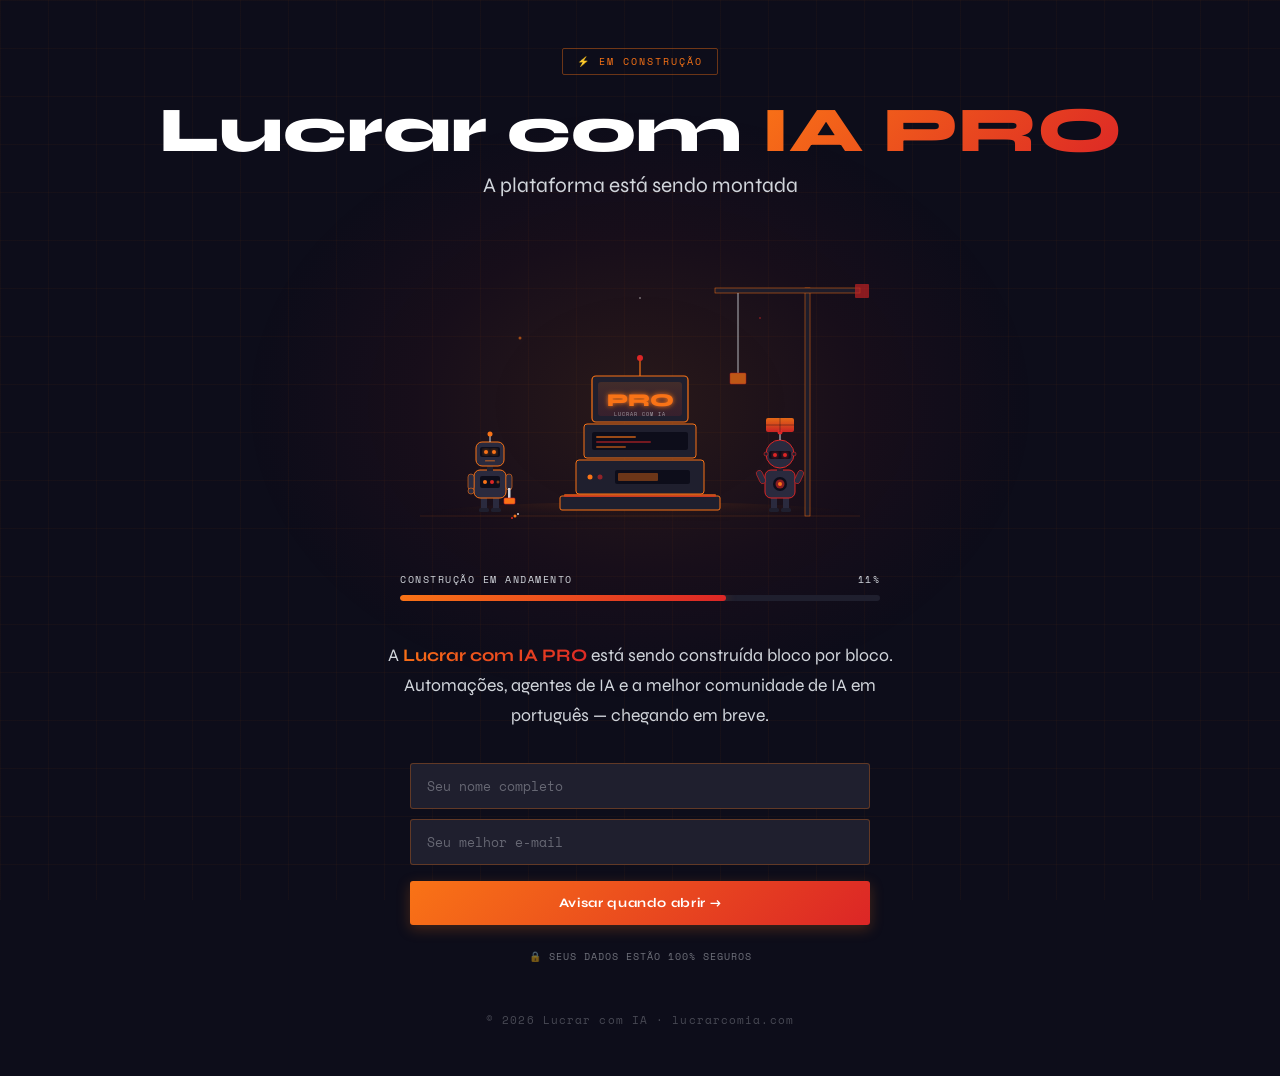
<file: index.html>
<!DOCTYPE html>
<html lang="pt-BR">
<head>
  <meta charset="UTF-8" />
  <meta name="viewport" content="width=device-width, initial-scale=1.0" />
  <title>Lucrar com IA PRO — Em Breve</title>
  <meta name="description" content="A Lucrar com IA PRO está sendo construída. Automações, agentes de IA e a melhor comunidade de IA em português." />
  <link href="https://fonts.googleapis.com/css2?family=Syne:wght@400;700;800&family=Space+Mono:wght@400;700&display=swap" rel="stylesheet" />
  <style>
    :root {
      --bg:        #0d0d1a;
      --card:      #1f1f2e;
      --text:      #ffffff;
      --muted:     #d1d5db;
      --orange:    #f97316;
      --red:       #dc2626;
      --grad:      linear-gradient(135deg, #f97316, #dc2626);
      --glow-o:    rgba(249,115,22,0.35);
    }

    *, *::before, *::after { box-sizing: border-box; margin: 0; padding: 0; }

    html, body {
      width: 100%; min-height: 100%;
      background: var(--bg);
      color: var(--text);
      font-family: 'Space Mono', monospace;
      overflow-x: hidden;
    }

    /* ── GRID BG ── */
    body::before {
      content: '';
      position: fixed; inset: 0;
      background-image:
        linear-gradient(rgba(249,115,22,.04) 1px, transparent 1px),
        linear-gradient(90deg, rgba(249,115,22,.04) 1px, transparent 1px);
      background-size: 48px 48px;
      pointer-events: none; z-index: 0;
    }

    /* ── RADIAL GLOW ── */
    body::after {
      content: '';
      position: fixed;
      top: 45%; left: 50%;
      transform: translate(-50%, -50%);
      width: 800px; height: 600px;
      background: radial-gradient(ellipse, rgba(249,115,22,.12) 0%, rgba(220,38,38,.05) 40%, transparent 70%);
      pointer-events: none; z-index: 0;
    }

    .page {
      position: relative; z-index: 2;
      min-height: 100vh;
      display: flex; flex-direction: column;
      align-items: center; justify-content: center;
      padding: 48px 24px;
    }

    /* ── BADGE ── */
    .badge {
      font-size: 10px; letter-spacing: .2em;
      text-transform: uppercase;
      color: var(--orange);
      border: 1px solid rgba(249,115,22,.4);
      padding: 5px 14px;
      border-radius: 2px;
      margin-bottom: 24px;
      animation: fadeUp .6s ease both;
    }

    /* ── TITLE ── */
    .logo {
      font-family: 'Syne', sans-serif;
      font-size: clamp(2.2rem, 6vw, 4rem);
      font-weight: 800;
      line-height: 1;
      text-align: center;
      margin-bottom: 10px;
      animation: fadeUp .7s .1s ease both;
    }
    .logo span {
      background: var(--grad);
      -webkit-background-clip: text;
      -webkit-text-fill-color: transparent;
      background-clip: text;
    }

    .subtitle {
      font-family: 'Syne', sans-serif;
      font-size: clamp(1rem, 2.5vw, 1.3rem);
      font-weight: 400;
      color: var(--muted);
      text-align: center;
      margin-bottom: 40px;
      animation: fadeUp .7s .2s ease both;
    }

    /* ── SCENE ── */
    .scene {
      width: min(560px, 94vw);
      animation: fadeUp .8s .3s ease both;
    }

    /* ── PROGRESS ── */
    .progress-wrap {
      width: min(480px, 90%);
      margin-top: 28px;
      animation: fadeUp .7s .5s ease both;
    }
    .progress-label {
      display: flex; justify-content: space-between;
      font-size: 10px; letter-spacing: .15em;
      color: var(--muted); margin-bottom: 8px;
    }
    .progress-track {
      height: 6px;
      background: var(--card);
      border-radius: 3px;
      overflow: hidden;
    }
    .progress-fill {
      height: 100%; width: 0%;
      background: var(--grad);
      border-radius: 3px;
      box-shadow: 0 0 12px var(--glow-o);
      animation: fillBar 3.5s 1.2s cubic-bezier(.4,0,.2,1) forwards;
    }
    @keyframes fillBar { to { width: 68%; } }

    .tagline {
      margin-top: 40px;
      text-align: center;
      font-family: 'Syne', sans-serif;
      font-size: clamp(.95rem, 2.2vw, 1.1rem);
      color: var(--muted);
      line-height: 1.7;
      max-width: 520px;
      animation: fadeUp .7s .6s ease both;
    }
    .tagline strong {
      background: var(--grad);
      -webkit-background-clip: text;
      -webkit-text-fill-color: transparent;
      background-clip: text;
      font-weight: 700;
    }

    /* ── CTA FORM ── */
    .cta-form {
      margin-top: 32px;
      width: min(460px, 100%);
      display: flex;
      flex-direction: column;
      gap: 10px;
      animation: fadeUp .7s .7s ease both;
    }
    .cta-form .field {
      background: var(--card);
      border: 1px solid rgba(249,115,22,.3);
      border-radius: 3px;
      transition: border-color .2s;
    }
    .cta-form .field:focus-within { border-color: var(--orange); }
    .cta-form .field input {
      width: 100%;
      background: transparent;
      border: none;
      color: var(--text);
      font-family: 'Space Mono', monospace;
      font-size: 13px;
      padding: 12px 16px;
      outline: none;
    }
    .cta-form .field input::placeholder { color: rgba(209,213,219,.4); }
    .cta-btn {
      background: var(--grad);
      border: none;
      color: #fff;
      font-family: 'Syne', sans-serif;
      font-weight: 700;
      font-size: 13px;
      letter-spacing: .05em;
      padding: 14px 22px;
      margin-top: 6px;
      cursor: pointer;
      border-radius: 3px;
      transition: opacity .2s, transform .15s;
      white-space: nowrap;
      box-shadow: 0 4px 14px rgba(249,115,22,.25);
    }
    .cta-btn:hover:not(:disabled) { opacity: .92; transform: translateY(-1px); }
    .cta-btn:active:not(:disabled) { transform: translateY(0); }
    .cta-btn:disabled { cursor: default; }
    .cta-btn.success {
      background: #10a37f;
      box-shadow: 0 4px 14px rgba(16,163,127,.3);
    }
    .typo-warning {
      display: none;
      font-size: 11px;
      color: var(--red);
      padding-left: 16px;
      text-align: left;
      margin-top: -4px;
    }
    .typo-warning.visible { display: block; }
    .form-footer-lock {
      display: flex;
      align-items: center;
      justify-content: center;
      gap: 6px;
      margin-top: 14px;
      font-size: 10px;
      color: rgba(209,213,219,.5);
      letter-spacing: .1em;
      text-transform: uppercase;
    }

    .footer {
      margin-top: 48px;
      font-size: 11px;
      color: rgba(209,213,219,.3);
      letter-spacing: .1em;
      animation: fadeUp .7s .85s ease both;
    }

    @keyframes fadeUp {
      from { opacity: 0; transform: translateY(18px); }
      to   { opacity: 1; transform: translateY(0); }
    }

    /* ═══ SVG ANIMS ═══ */
    @keyframes bob {
      0%,100% { transform: translateY(0); }
      50%     { transform: translateY(-3px); }
    }
    @keyframes bobSlow {
      0%,100% { transform: translateY(0); }
      50%     { transform: translateY(-2px); }
    }
    @keyframes blink {
      0%, 92%, 100% { transform: scaleY(1); }
      96%           { transform: scaleY(.1); }
    }
    @keyframes hammer {
      0%, 100% { transform: rotate(-45deg); }
      50%      { transform: rotate(15deg); }
    }
    @keyframes swing {
      0%,100% { transform: rotate(-6deg); }
      50%     { transform: rotate(6deg); }
    }
    @keyframes sparkFly {
      0%   { opacity: 1; transform: translate(0,0) scale(1); }
      100% { opacity: 0; transform: translate(var(--dx,4px), -20px) scale(.3); }
    }
    @keyframes buildIn {
      from { transform: translateY(-8px); opacity: 0; }
      to   { transform: translateY(0); opacity: 1; }
    }
    @keyframes antennaPulse {
      0%,100% { opacity: .4; }
      50%     { opacity: 1; }
    }
    @keyframes glowPulse {
      0%,100% { opacity: .5; }
      50%     { opacity: 1; }
    }
  </style>

<!-- Google Tag Manager -->
<script>(function(w,d,s,l,i){w[l]=w[l]||[];w[l].push({'gtm.start':
new Date().getTime(),event:'gtm.js'});var f=d.getElementsByTagName(s)[0],
j=d.createElement(s),dl=l!='dataLayer'?'&l='+l:'';j.async=true;j.src=
'https://www.googletagmanager.com/gtm.js?id='+i+dl;f.parentNode.insertBefore(j,f);
})(window,document,'script','dataLayer','GTM-54R35FLT');</script>
<!-- End Google Tag Manager -->
  
</head>
<body>

  <!-- Google Tag Manager (noscript) -->
<noscript><iframe src="https://www.googletagmanager.com/ns.html?id=GTM-54R35FLT"
height="0" width="0" style="display:none;visibility:hidden"></iframe></noscript>
<!-- End Google Tag Manager (noscript) -->
  
  <div class="page">
    <div class="badge">⚡ Em construção</div>

    <h1 class="logo">Lucrar com <span>IA PRO</span></h1>
    <p class="subtitle">A plataforma está sendo montada</p>

    <!-- ═══ SVG SCENE ═══ -->
    <div class="scene">
      <svg viewBox="0 0 560 300" xmlns="http://www.w3.org/2000/svg" style="width:100%;overflow:visible;">
        <defs>
          <linearGradient id="grad" x1="0" y1="0" x2="0" y2="1">
            <stop offset="0%" stop-color="#f97316"/>
            <stop offset="100%" stop-color="#dc2626"/>
          </linearGradient>
          <linearGradient id="gradSoft" x1="0" y1="0" x2="0" y2="1">
            <stop offset="0%" stop-color="#f97316" stop-opacity=".9"/>
            <stop offset="100%" stop-color="#dc2626" stop-opacity=".7"/>
          </linearGradient>
          <filter id="glow" x="-50%" y="-50%" width="200%" height="200%">
            <feGaussianBlur stdDeviation="2.5" result="b"/>
            <feMerge><feMergeNode in="b"/><feMergeNode in="SourceGraphic"/></feMerge>
          </filter>
          <radialGradient id="floorGrad" cx="50%" cy="0%" r="70%">
            <stop offset="0%" stop-color="#f97316" stop-opacity=".15"/>
            <stop offset="100%" stop-color="transparent"/>
          </radialGradient>
        </defs>

        <!-- ═══ GROUND GLOW ═══ -->
        <ellipse cx="280" cy="278" rx="220" ry="14" fill="url(#floorGrad)"/>
        <line x1="60" y1="278" x2="500" y2="278" stroke="#f97316" stroke-width=".5" opacity=".3"/>

        <!-- ═══ CRANE (behind, right side) ═══ -->
        <g opacity=".85">
          <!-- mast -->
          <rect x="445" y="50" width="5" height="228" fill="#1f1f2e" stroke="#f97316" stroke-width=".6"/>
          <!-- boom -->
          <rect x="355" y="50" width="145" height="5" fill="#1f1f2e" stroke="#f97316" stroke-width=".6"/>
          <!-- counterweight -->
          <rect x="495" y="46" width="14" height="14" rx="1" fill="#dc2626" opacity=".7"/>
          <!-- cable + hook (swings) -->
          <g style="transform-origin: 378px 55px; animation: swing 4s ease-in-out infinite;">
            <line x1="378" y1="55" x2="378" y2="135" stroke="#d1d5db" stroke-width="1"/>
            <rect x="370" y="135" width="16" height="11" rx="1" fill="#f97316" opacity=".85" stroke="#dc2626" stroke-width=".5"/>
          </g>
        </g>

        <!-- ═══ TOWER BEING BUILT (center) ═══ -->
        <g style="animation: bobSlow 5s ease-in-out infinite;">
          <!-- base platform -->
          <rect x="200" y="258" width="160" height="14" rx="2" fill="#1f1f2e" stroke="#f97316" stroke-width="1"/>
          <rect x="204" y="256" width="152" height="3" rx="1" fill="url(#grad)" opacity=".7"/>

          <!-- block 1 (bottom) -->
          <g style="animation: buildIn .6s .3s both ease-out;">
            <rect x="216" y="222" width="128" height="34" rx="3" fill="#1f1f2e" stroke="#f97316" stroke-width="1"/>
            <circle cx="230" cy="239" r="2.5" fill="#f97316" style="animation: glowPulse 2s infinite;"/>
            <circle cx="240" cy="239" r="2.5" fill="#dc2626" opacity=".6"/>
            <rect x="255" y="232" width="75" height="14" rx="2" fill="#0d0d1a"/>
            <rect x="258" y="235" width="40" height="8" rx="1" fill="#f97316" opacity=".4"/>
          </g>

          <!-- block 2 (middle) -->
          <g style="animation: buildIn .6s .9s both ease-out;">
            <rect x="224" y="186" width="112" height="34" rx="3" fill="#1f1f2e" stroke="#f97316" stroke-width="1"/>
            <rect x="232" y="194" width="96" height="18" rx="2" fill="#0d0d1a"/>
            <!-- fake code lines -->
            <rect x="236" y="198" width="40" height="2" rx="1" fill="#f97316" opacity=".6"/>
            <rect x="236" y="203" width="55" height="2" rx="1" fill="#dc2626" opacity=".5"/>
            <rect x="236" y="208" width="30" height="2" rx="1" fill="#f97316" opacity=".5"/>
          </g>

          <!-- block 3 (top — PRO sign) -->
          <g style="animation: buildIn .6s 1.5s both ease-out;">
            <rect x="232" y="138" width="96" height="46" rx="4" fill="#1f1f2e" stroke="#f97316" stroke-width="1.2"/>
            <rect x="238" y="144" width="84" height="34" rx="3" fill="url(#gradSoft)" opacity=".18"
                  style="animation: glowPulse 2.5s infinite;"/>
            <text x="280" y="168" text-anchor="middle" font-family="'Syne',sans-serif" font-size="18"
                  font-weight="800" fill="#f97316" filter="url(#glow)">PRO</text>
            <text x="280" y="178" text-anchor="middle" font-family="'Space Mono',monospace" font-size="5"
                  fill="#d1d5db" opacity=".7" letter-spacing="1">LUCRAR COM IA</text>
          </g>

          <!-- antenna on top -->
          <g style="animation: buildIn .5s 2s both ease-out;">
            <line x1="280" y1="138" x2="280" y2="122" stroke="#f97316" stroke-width="1.2"/>
            <circle cx="280" cy="120" r="3" fill="#dc2626" style="animation: antennaPulse 1.5s infinite;"/>
          </g>
        </g>

        <!-- ═══ ROBOT LEFT — hammering ═══ -->
        <g transform="translate(130,218)">
          <g style="animation: bob 2.2s ease-in-out infinite;">
            <!-- legs -->
            <rect x="-9" y="40" width="6" height="14" rx="2" fill="#2a2a3e"/>
            <rect x="3"  y="40" width="6" height="14" rx="2" fill="#2a2a3e"/>
            <!-- feet -->
            <rect x="-11" y="52" width="10" height="4" rx="1.5" fill="#1f1f2e"/>
            <rect x="1"   y="52" width="10" height="4" rx="1.5" fill="#1f1f2e"/>
            <!-- body -->
            <rect x="-16" y="14" width="32" height="28" rx="6" fill="#2a2a3e" stroke="#f97316" stroke-width="1"/>
            <!-- chest panel -->
            <rect x="-10" y="20" width="20" height="12" rx="2" fill="#0d0d1a"/>
            <circle cx="-5" cy="26" r="2" fill="#f97316" style="animation: glowPulse 1.4s infinite;"/>
            <circle cx="2"  cy="26" r="2" fill="#dc2626" style="animation: glowPulse 1.4s .6s infinite;"/>
            <circle cx="8"  cy="26" r="1.5" fill="#f97316" opacity=".5"/>
            <!-- neck -->
            <rect x="-3" y="10" width="6" height="5" fill="#1f1f2e"/>
            <!-- head -->
            <rect x="-14" y="-14" width="28" height="24" rx="6" fill="#2a2a3e" stroke="#f97316" stroke-width="1"/>
            <!-- visor -->
            <rect x="-10" y="-9" width="20" height="10" rx="2" fill="#0d0d1a"/>
            <!-- eyes -->
            <g style="transform-origin: 0 -4px; animation: blink 4s infinite;">
              <circle cx="-4" cy="-4" r="2" fill="#f97316" filter="url(#glow)"/>
              <circle cx="4"  cy="-4" r="2" fill="#f97316" filter="url(#glow)"/>
            </g>
            <!-- mouth line -->
            <rect x="-5" y="4" width="10" height="1.5" rx=".5" fill="#f97316" opacity=".5"/>
            <!-- antenna -->
            <line x1="0" y1="-14" x2="0" y2="-20" stroke="#d1d5db" stroke-width="1"/>
            <circle cx="0" cy="-22" r="2.5" fill="#f97316" style="animation: antennaPulse 1.2s infinite;"/>
            <!-- left arm (steady, resting) -->
            <rect x="-22" y="18" width="6" height="16" rx="3" fill="#2a2a3e" stroke="#f97316" stroke-width=".6"/>
            <circle cx="-19" cy="35" r="3" fill="#2a2a3e" stroke="#f97316" stroke-width=".6"/>
            <!-- right arm with hammer (animated) -->
            <g style="transform-origin: 18px 20px; animation: hammer .7s ease-in-out infinite;">
              <rect x="16" y="18" width="6" height="16" rx="3" fill="#2a2a3e" stroke="#f97316" stroke-width=".6"/>
              <!-- hammer handle -->
              <rect x="18" y="32" width="2.5" height="12" fill="#d1d5db"/>
              <!-- hammer head -->
              <rect x="14" y="42" width="11" height="6" rx="1" fill="#f97316" stroke="#dc2626" stroke-width=".6"/>
            </g>
          </g>
          <!-- sparks from hammering -->
          <circle cx="25" cy="60" r="1.5" fill="#f97316"
            style="animation: sparkFly .9s ease-out infinite; --dx: 6px;"/>
          <circle cx="22" cy="62" r="1" fill="#dc2626"
            style="animation: sparkFly .9s .3s ease-out infinite; --dx: -4px;"/>
          <circle cx="28" cy="58" r="1" fill="#fff" opacity=".8"
            style="animation: sparkFly .9s .5s ease-out infinite; --dx: 3px;"/>
        </g>

        <!-- ═══ ROBOT RIGHT — holding block ═══ -->
        <g transform="translate(420,222)">
          <g style="animation: bob 2.4s .4s ease-in-out infinite;">
            <!-- legs -->
            <rect x="-9" y="36" width="6" height="14" rx="2" fill="#2a2a3e"/>
            <rect x="3"  y="36" width="6" height="14" rx="2" fill="#2a2a3e"/>
            <!-- feet -->
            <rect x="-11" y="48" width="10" height="4" rx="1.5" fill="#1f1f2e"/>
            <rect x="1"   y="48" width="10" height="4" rx="1.5" fill="#1f1f2e"/>
            <!-- body -->
            <rect x="-15" y="10" width="30" height="28" rx="6" fill="#2a2a3e" stroke="#dc2626" stroke-width="1"/>
            <!-- chest circle -->
            <circle cx="0" cy="24" r="7" fill="#0d0d1a"/>
            <circle cx="0" cy="24" r="4.5" fill="#dc2626" opacity=".6" style="animation: glowPulse 1.8s infinite;"/>
            <circle cx="0" cy="24" r="2" fill="#f97316"/>
            <!-- neck -->
            <rect x="-3" y="6" width="6" height="5" fill="#1f1f2e"/>
            <!-- head (round) -->
            <circle cx="0" cy="-6" r="14" fill="#2a2a3e" stroke="#dc2626" stroke-width="1"/>
            <!-- visor strip -->
            <rect x="-11" y="-9" width="22" height="8" rx="2" fill="#0d0d1a"/>
            <g style="transform-origin: 0 -5px; animation: blink 3.5s .3s infinite;">
              <circle cx="-5" cy="-5" r="2" fill="#dc2626" filter="url(#glow)"/>
              <circle cx="5"  cy="-5" r="2" fill="#dc2626" filter="url(#glow)"/>
            </g>
            <!-- side ear caps -->
            <circle cx="-14" cy="-6" r="2" fill="#1f1f2e" stroke="#dc2626" stroke-width=".6"/>
            <circle cx="14"  cy="-6" r="2" fill="#1f1f2e" stroke="#dc2626" stroke-width=".6"/>
            <!-- antenna -->
            <line x1="0" y1="-20" x2="0" y2="-26" stroke="#d1d5db" stroke-width="1"/>
            <circle cx="0" cy="-28" r="2.5" fill="#dc2626" style="animation: antennaPulse 1.4s .4s infinite;"/>
            <!-- arms lifted holding block -->
            <rect x="-22" y="10" width="6" height="14" rx="3" fill="#2a2a3e" stroke="#dc2626" stroke-width=".6"
                  transform="rotate(-25 -19 17)"/>
            <rect x="16" y="10" width="6" height="14" rx="3" fill="#2a2a3e" stroke="#dc2626" stroke-width=".6"
                  transform="rotate(25 19 17)"/>
            <!-- block being held above head -->
            <g style="animation: bob 2.4s .4s ease-in-out infinite;">
              <rect x="-14" y="-42" width="28" height="14" rx="2" fill="url(#grad)" opacity=".9"/>
              <line x1="-14" y1="-35" x2="14" y2="-35" stroke="#0d0d1a" stroke-width=".8" opacity=".5"/>
              <line x1="0" y1="-42" x2="0" y2="-28" stroke="#0d0d1a" stroke-width=".8" opacity=".5"/>
            </g>
          </g>
        </g>

        <!-- ═══ AMBIENT PARTICLES ═══ -->
        <circle cx="160" cy="100" r="1.5" fill="#f97316" opacity=".6"
          style="animation: sparkFly 4s ease-out infinite; --dx: 6px;"/>
        <circle cx="400" cy="80" r="1" fill="#dc2626" opacity=".5"
          style="animation: sparkFly 3.5s 1s ease-out infinite; --dx: -4px;"/>
        <circle cx="280" cy="60" r="1" fill="#fff" opacity=".4"
          style="animation: sparkFly 5s 2s ease-out infinite; --dx: 3px;"/>
      </svg>
    </div>

    <!-- Progress bar -->
    <div class="progress-wrap">
      <div class="progress-label">
        <span>CONSTRUÇÃO EM ANDAMENTO</span>
        <span id="pct">0%</span>
      </div>
      <div class="progress-track">
        <div class="progress-fill" id="bar"></div>
      </div>
    </div>

    <p class="tagline">
      A <strong>Lucrar com IA PRO</strong> está sendo construída bloco por bloco.<br/>
      Automações, agentes de IA e a melhor comunidade de IA em português — chegando em breve.
    </p>

    <form class="cta-form" id="subscription-form" novalidate>
      <div class="field">
        <input type="text" id="nome" placeholder="Seu nome completo" autocomplete="name" required />
      </div>
      <div class="field">
        <input type="email" id="email" placeholder="Seu melhor e-mail" autocomplete="email" required />
      </div>
      <div class="typo-warning" id="email-suggestion">E-mail incorreto</div>
      <button type="submit" class="cta-btn" id="submitBtn">
        <span id="btnText">Avisar quando abrir →</span>
      </button>
      <div class="form-footer-lock">🔒 Seus dados estão 100% seguros</div>
    </form>

    <p class="footer">© 2026 Lucrar com IA · lucrarcomia.com</p>
  </div>

  <script>
    /* ═══ PROGRESS COUNTER ═══ */
    const pct = document.getElementById('pct');
    const target = 68;
    setTimeout(() => {
      let current = 0;
      const iv = setInterval(() => {
        current++;
        pct.textContent = current + '%';
        if (current >= target) clearInterval(iv);
      }, 3500 / target);
    }, 1200);

    /* ═══ SUPABASE CONFIG (mesma tabela Leads do form /lista-de-inscricao/) ═══ */
    const SUPABASE_URL = "https://kwepatqnwfpkreswlmww.supabase.co";
    const SUPABASE_ANON_KEY = "eyJhbGciOiJIUzI1NiIsInR5cCI6IkpXVCJ9.eyJpc3MiOiJzdXBhYmFzZSIsInJlZiI6Imt3ZXBhdHFud2Zwa3Jlc3dsbXd3Iiwicm9sZSI6ImFub24iLCJpYXQiOjE3NzIxNjk0ODQsImV4cCI6MjA4Nzc0NTQ4NH0.0XAW7D_bxEPA9C2ycehvOsBMJAbqjKbtJYwVKd7igTQ";

    /* ═══ EMAIL TYPO DOMAINS ═══ */
    const invalidDomains = [
      // Gmail
      'gnail.com','gmal.com','gmall.com','gmaill.com','gmail.co','gmail.con','gmail.cim',
      'gmial.com','gmaik.com','gmai.com','gmal.co','gmeil.com','gmaol.com','gnail.co',
      'gnail.con','gmaiil.com','gmall.co','gimail.com','gmail.om','gmail.cm',
      // Hotmail
      'hotmal.com','gotmail.com','homail.com','otmail.com','hotmail.co','hotmail.con',
      'hotmail.cim','hotmial.com','hotmai.com','hotmil.com','hotmaik.com','htmail.com',
      'hptmail.com','hotmial.co','hotmaul.com','hotmaill.com',
      // Outlook
      'outlook.co','outlook.con','outlok.com','outllok.com','outloook.com','oulook.com',
      'outook.com','otulook.com','outlok.co',
      // Live
      'live.co','live.con','liv.com','lve.com','lieve.com','lige.com','liive.com',
      // Yahoo
      'yaho.com','yahoo.co','yahoo.con','yhoo.com','yahho.com','yahopo.com','yaho0.com',
      'yaoo.com','yahooc.com',
      // iCloud
      'iclud.com','icloud.co','icloud.con','iclound.com','icolud.com','icl0ud.com'
    ];

    /* ═══ TYPO DETECTION ═══ */
    const emailInput = document.getElementById('email');
    const suggestionBox = document.getElementById('email-suggestion');

    emailInput.addEventListener('blur', () => {
      const fullEmail = emailInput.value.trim().toLowerCase();
      if (!fullEmail.includes('@')) {
        suggestionBox.classList.remove('visible');
        return;
      }
      const domain = fullEmail.split('@')[1];
      if (invalidDomains.includes(domain)) {
        suggestionBox.textContent = 'E-mail incorreto — verifique o domínio';
        suggestionBox.classList.add('visible');
      } else {
        suggestionBox.classList.remove('visible');
      }
    });

    emailInput.addEventListener('input', () => {
      suggestionBox.classList.remove('visible');
    });

    /* ═══ FORM SUBMIT ═══ */
    const form = document.getElementById('subscription-form');
    const btn = document.getElementById('submitBtn');
    const btnText = document.getElementById('btnText');

    form.addEventListener('submit', async (e) => {
      e.preventDefault();

      const nome = document.getElementById('nome').value.trim();
      const email = document.getElementById('email').value.trim();

      if (!nome || !email) return;

      // Hard typo block
      const fullEmail = email.toLowerCase();
      if (fullEmail.includes('@')) {
        const domain = fullEmail.split('@')[1];
        if (invalidDomains.includes(domain)) {
          suggestionBox.textContent = 'E-mail incorreto — verifique o domínio';
          suggestionBox.classList.add('visible');
          emailInput.focus();
          return;
        }
      }

      // Loading state
      const originalText = btnText.textContent;
      btnText.textContent = 'Processando...';
      btn.disabled = true;
      btn.style.opacity = '.8';

      try {
        const response = await fetch(`${SUPABASE_URL}/rest/v1/Leads`, {
          method: 'POST',
          headers: {
            'Content-Type': 'application/json',
            'apikey': SUPABASE_ANON_KEY,
            'Authorization': `Bearer ${SUPABASE_ANON_KEY}`,
            'Prefer': 'return=minimal'
          },
          body: JSON.stringify({ nome, email })
        });

        if (!response.ok) {
          if (response.status === 409) {
            throw new Error('Este e-mail já está cadastrado!');
          }
          let exactError = 'Erro desconhecido.';
          try {
            const errorJson = await response.json();
            exactError = errorJson.message || errorJson.error || JSON.stringify(errorJson);
          } catch (_) {
            exactError = response.status + ' ' + response.statusText;
          }
          throw new Error('Erro ao salvar no banco de dados. ' + exactError);
        }

        // Success → redirect to the existing obrigado page under /lista-de-inscricao/
        btnText.textContent = '✓ Redirecionando...';
        btn.classList.add('success');
        btn.style.opacity = '1';
        setTimeout(() => {
          window.location.href = '/lista-de-inscricao/obrigado.html';
        }, 800);

      } catch (err) {
        console.error('Submission Error:', err);
        alert(err.message || 'Ocorreu um erro ao tentar se cadastrar. Tente novamente.');
        btnText.textContent = originalText;
        btn.disabled = false;
        btn.style.opacity = '1';
      }
    });
  </script>
</body>
</html>
</file>
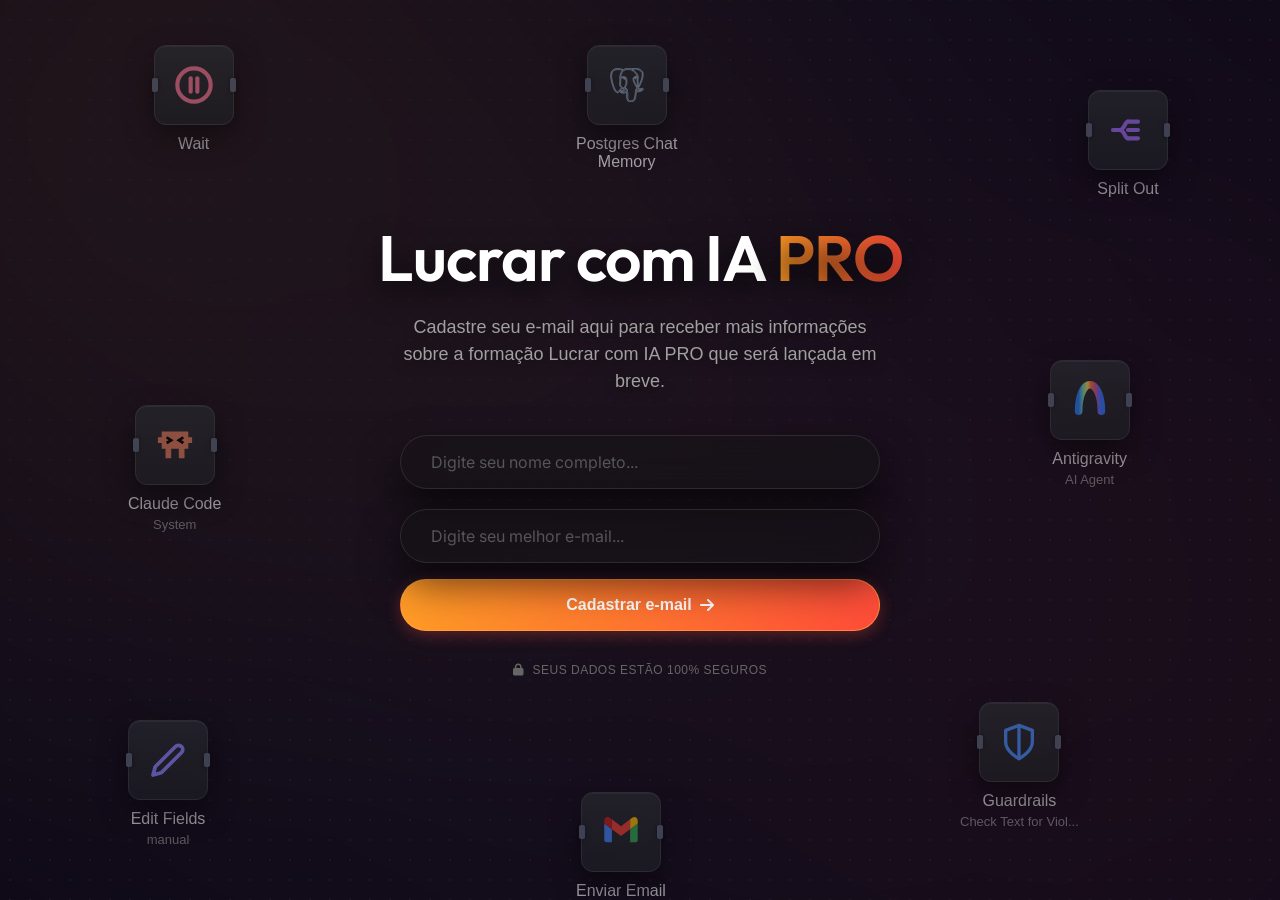
<file: lista-de-inscricao/index.html>
<!DOCTYPE html>
<html lang="pt-BR">

<head>
    <meta charset="UTF-8">
    <meta name="viewport" content="width=device-width, initial-scale=1.0, maximum-scale=1.0, user-scalable=no">
    <meta name="description" content="Cadastre-se na formação Lucrar com IA Pro e aprenda a dominar o n8n.">
    <title>Lucrar com IA Pro</title>
    <link rel="stylesheet" href="style.css">
    <link
        href="https://fonts.googleapis.com/css2?family=Inter:wght@400;500;600;700;800&family=Outfit:wght@700;800&display=swap"
        rel="stylesheet">
    <link rel="stylesheet" href="https://cdnjs.cloudflare.com/ajax/libs/font-awesome/6.4.0/css/all.min.css">

<!-- Google Tag Manager -->
<script>(function(w,d,s,l,i){w[l]=w[l]||[];w[l].push({'gtm.start':
new Date().getTime(),event:'gtm.js'});var f=d.getElementsByTagName(s)[0],
j=d.createElement(s),dl=l!='dataLayer'?'&l='+l:'';j.async=true;j.src=
'https://www.googletagmanager.com/gtm.js?id='+i+dl;f.parentNode.insertBefore(j,f);
})(window,document,'script','dataLayer','GTM-54R35FLT');</script>
<!-- End Google Tag Manager -->

</head>

<body>

<!-- Google Tag Manager (noscript) -->
<noscript><iframe src="https://www.googletagmanager.com/ns.html?id=GTM-54R35FLT"
height="0" width="0" style="display:none;visibility:hidden"></iframe></noscript>
<!-- End Google Tag Manager (noscript) -->
    
    <!-- n8n Node Canvas -->
    <div class="canvas-wrapper">
        <!-- Aurora background -->
        <div class="aurora-bg"></div>
        <div class="n8n-canvas" id="canvas">
            <div id="nodes-container"></div>
        </div>
    </div>

    <!-- Main Floating Content -->
    <main class="content-overlay">
        <!-- Detached floating form container without the heavy card bg -->
        <div class="elegant-container">
            <h1 class="headline">Lucrar com IA <span class="highlight">PRO</span></h1>
            <p class="subheadline">Cadastre seu e-mail aqui para receber mais informações sobre a formação Lucrar com IA
                PRO que será lançada em breve.</p>

            <form id="subscription-form">
                <div class="input-wrapper name-field">
                    <input type="text" id="nome" placeholder="Digite seu nome completo..." required autocomplete="name">
                </div>
                <div class="input-wrapper" style="position: relative;">
                    <input type="email" id="email" placeholder="Digite seu melhor e-mail..." required
                        autocomplete="email">
                    <div id="email-suggestion" class="typo-suggestion"></div>
                </div>
                <button type="submit" class="submit-btn" id="submitBtn">
                    <span class="btn-text">Cadastrar e-mail</span>
                    <i class="fa-solid fa-arrow-right btn-icon"></i>
                </button>
            </form>

            <div class="form-footer">
                <i class="fa-solid fa-lock"></i> Seus dados estão 100% seguros
            </div>
        </div>
    </main>

    <script src="script.js"></script>
</body>

</html>
</file>
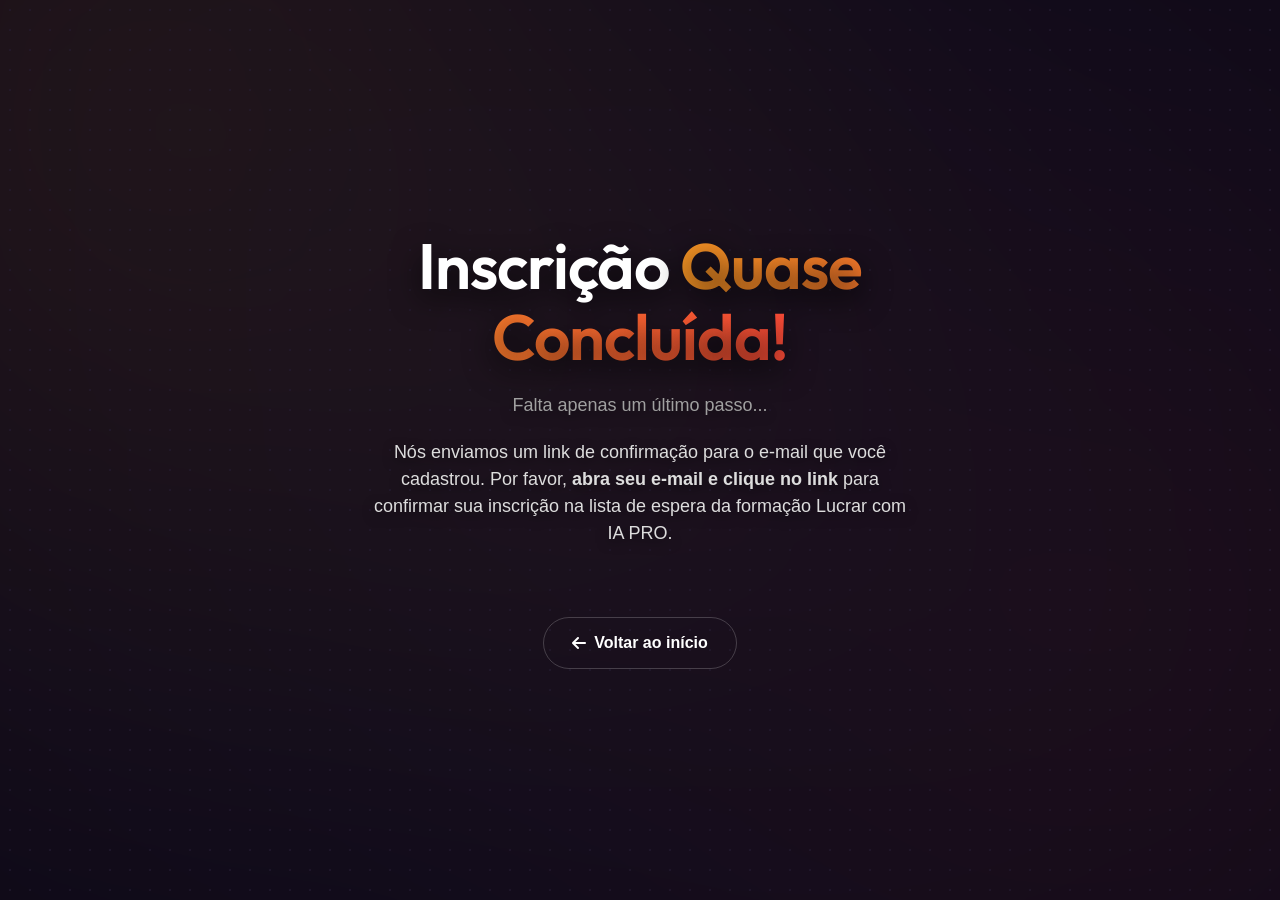
<file: lista-de-inscricao/obrigado.html>
<!DOCTYPE html>
<html lang="pt-BR">

<head>
    <meta charset="UTF-8">
    <meta name="viewport" content="width=device-width, initial-scale=1.0, maximum-scale=1.0, user-scalable=no">
    <meta name="description" content="Inscrição confirmada. Obrigado por se cadastrar na formação Lucrar com IA Pro.">
    <title>Inscrição Quase Concluída - Lucrar com IA Pro</title>
    <link rel="stylesheet" href="style.css">
    <link
        href="https://fonts.googleapis.com/css2?family=Inter:wght@400;500;600;700;800&family=Outfit:wght@700;800&display=swap"
        rel="stylesheet">
    <link rel="stylesheet" href="https://cdnjs.cloudflare.com/ajax/libs/font-awesome/6.4.0/css/all.min.css">
    <style>
        .thank-you-icon {
            font-size: 64px;
            color: #10a37f;
            margin-bottom: 24px;
            animation: popIn 0.6s cubic-bezier(0.175, 0.885, 0.32, 1.275) forwards;
            opacity: 0;
            transform: scale(0.5);
        }

        @keyframes popIn {
            to {
                opacity: 1;
                transform: scale(1);
            }
        }
    </style>
</head>

<body>
    <!-- Wrapping the oversized aurora background in an overflow:hidden container to prevent iOS scrolling bug -->
    <div class="canvas-wrapper">
        <div class="aurora-bg"></div>
    </div>

    <!-- Background Dot Pattern (No Nodes) -->
    <div class="dotted-bg"></div>

    <!-- Main Floating Content -->
    <main class="content-overlay">
        <div class="elegant-container">
            <h1 class="headline">Inscrição <span class="highlight">Quase Concluída!</span></h1>
            <p class="subheadline" style="font-size: 18px; margin-bottom: 20px;">
                Falta apenas um último passo...
            </p>
            <p class="subheadline" style="color: #ddd; max-width: 550px;">
                Nós enviamos um link de confirmação para o e-mail que você cadastrou. Por favor, <strong>abra seu e-mail
                    e clique no link</strong> para confirmar sua inscrição na lista de espera da formação Lucrar com IA
                PRO.
            </p>

            <a href="index.html" class="submit-btn"
                style="text-decoration: none; width: auto; display: inline-flex; margin-top: 30px; background: transparent; border: 1px solid rgba(255,255,255,0.2); box-shadow: none;">
                <i class="fa-solid fa-arrow-left btn-icon"></i>
                <span class="btn-text">Voltar ao início</span>
            </a>
        </div>
    </main>

    <script src="script.js"></script>
</body>

</html>
</file>
<file: lista-de-inscricao/style.css>
* {
    margin: 0;
    padding: 0;
    box-sizing: border-box;
}

:root {
    --bg-color: #0E0918;
    /* n8n exact canvas bg */
    --node-bg: #2d3136;
    /* n8n exact node bg */
    --node-border: #444850;
    --accent: #FF9B26;
    --text-primary: #C4BBD3;
    --text-muted: #8b8f98;
    --dot-color: #241d33;
    --aurora-1: rgba(255, 155, 38, 0.08);
    /* Brand Orange */
    --aurora-2: rgba(255, 76, 57, 0.05);
    /* Brand Red */
    --aurora-3: rgba(196, 187, 211, 0.03);
    /* Lavender Grey */
    --font-stack: "geomanist", -apple-system, BlinkMacSystemFont, "Segoe UI", Roboto, Helvetica, Arial, sans-serif;
}

body,
html {
    width: 100%;
    height: 100%;
    font-family: var(--font-stack);
    background-color: var(--bg-color);
    color: var(--text-primary);
    overflow: hidden;
}

/* Base Aurora Glow Effect */
.aurora-bg {
    position: absolute;
    inset: -50%;
    width: 200vw;
    height: 200vh;
    background: radial-gradient(circle at 30% 30%, var(--aurora-1), transparent 40%),
        radial-gradient(circle at 70% 60%, var(--aurora-2), transparent 40%),
        radial-gradient(circle at 50% 50%, var(--aurora-3), transparent 60%);
    filter: blur(100px);
    z-index: 0;
    animation: drift 30s linear infinite alternate;
}

@keyframes drift {
    0% {
        transform: translate(0, 0);
    }

    100% {
        transform: translate(-10%, -10%);
    }
}

/* Background Canvas */
.canvas-wrapper {
    position: absolute;
    top: 0;
    left: 0;
    width: 100vw;
    height: 100vh;
    z-index: 1;
    overflow: hidden;
}

.n8n-canvas {
    position: absolute;
    top: -50%;
    left: -50%;
    width: 200vw;
    height: 200vh;
    background-image: radial-gradient(circle, var(--dot-color) 1px, transparent 1px);
    background-size: 20px 20px;
    /* Exact n8n grid size */
    opacity: 0.6;
    /* Very subtle */
}

/* Standalone dotted background for pages without nodes */
.dotted-bg {
    position: fixed;
    top: 0;
    left: 0;
    width: 100vw;
    height: 100vh;
    background-image: radial-gradient(circle, var(--dot-color) 1px, transparent 1px);
    background-size: 20px 20px;
    opacity: 0.6;
    pointer-events: none;
    z-index: 1;
}

/* SVG Connections */
.connections {
    position: absolute;
    top: 0;
    left: 0;
    width: 100%;
    height: 100%;
    pointer-events: none;
    z-index: 2;
}

.connection-path {
    fill: none;
    stroke: #444850;
    /* Elegant static n8n line color */
    stroke-width: 1.5;
    /* Removed the bulky glow completely */
}

/* Node Styling - Accurate n8n Theme */
#nodes-container {
    position: absolute;
    top: 0;
    left: 0;
    width: 100%;
    height: 100%;
    z-index: 3;
    pointer-events: none;
}

.n8n-node-wrapper {
    position: absolute;
    display: flex;
    flex-direction: column;
    align-items: center;
    pointer-events: none;
    z-index: 3;
}

/* Connection Anchors */
.node-anchor {
    position: absolute;
    width: 14px;
    height: 14px;
    background: #27292d;
    border: 2px solid #55575b;
    border-radius: 50%;
    top: 50%;
    transform: translateY(-50%);
    z-index: 2;
}

.node-anchor.left {
    left: -7px;
}

.node-anchor.right {
    right: -7px;
}

.anchor-label {
    position: absolute;
    left: 10px;
    font-size: 13px;
    color: #a3a3a3;
    pointer-events: none;
    top: 50%;
    transform: translateY(-50%);
}

/* Realistic N8N Hero Node Style */
.hero-n8n-node {
    background: linear-gradient(180deg, #2a2d32 0%, #1f2125 100%);
    border: 1px solid #3c3e44;
    border-radius: 12px;
    width: 80px;
    height: 80px;
    display: flex;
    justify-content: center;
    align-items: center;
    position: relative;
    box-shadow: 0 12px 30px rgba(0, 0, 0, 0.7), inset 0 1px 0 rgba(255, 255, 255, 0.08);
    animation: floatAndFade 6s ease-in-out infinite alternate;
}

@keyframes floatAndFade {
    0% {
        transform: translateY(0px);
        opacity: 0.5;
    }

    100% {
        transform: translateY(-15px);
        opacity: 1;
    }
}

.hero-n8n-icon-wrapper {
    display: flex;
    justify-content: center;
    align-items: center;
    width: 44px;
    height: 44px;
}

.hero-n8n-anchor {
    position: absolute;
    width: 6px;
    height: 14px;
    background: #5a6578;
    border-radius: 2px;
    top: 50%;
    transform: translateY(-50%);
    z-index: 2;
    box-shadow: 0 0 5px rgba(0, 0, 0, 0.5);
}

.hero-n8n-anchor.left {
    left: -3px;
}

.hero-n8n-anchor.right {
    right: -3px;
}

/* 1. Compact Square Node */
.compact-box {
    background: #25272a;
    border: 1px solid #3c3e44;
    border-radius: 6px;
    width: 68px;
    height: 68px;
    display: flex;
    justify-content: center;
    align-items: center;
    position: relative;
    box-shadow: 0 4px 12px rgba(0, 0, 0, 0.5);
}

.compact-text-below {
    margin-top: 10px;
    text-align: center;
}

.compact-title {
    color: #ffffff;
    font-size: 16px;
    font-weight: 500;
}

.compact-subtitle {
    color: #8c8c8c;
    font-size: 13px;
    margin-top: 4px;
}

/* 2. Large Rectangular Node (Guardrails) */
.large-box {
    background: #25272a;
    border: 1px solid #3c3e44;
    border-radius: 8px;
    padding: 16px 20px;
    display: flex;
    align-items: center;
    gap: 16px;
    position: relative;
    min-width: 250px;
    box-shadow: 0 4px 12px rgba(0, 0, 0, 0.5);
}

.large-text {
    display: flex;
    flex-direction: column;
}

.large-title {
    color: #ffffff;
    font-size: 18px;
    font-weight: 500;
}

.large-subtitle {
    color: #8c8c8c;
    font-size: 14px;
    margin-top: 4px;
}

.large-box .node-anchor.right {
    top: auto;
    transform: translateY(-50%);
}

/* 3. Circular Node (Postgres) */
.circle-box {
    background: #25272a;
    border: 2px solid #3c3e44;
    border-radius: 50%;
    width: 76px;
    height: 76px;
    display: flex;
    justify-content: center;
    align-items: center;
    position: relative;
    box-shadow: 0 4px 12px rgba(0, 0, 0, 0.5);
}

.circle-top-label {
    color: #8c8c8c;
    font-size: 14px;
    margin-bottom: 10px;
}

.circle-title-below {
    color: #ffffff;
    font-size: 16px;
    font-weight: 500;
    margin-top: 10px;
    text-align: center;
    line-height: 1.2;
}

/* SVG Rendering */
.node-svg {
    display: block;
}


/* Foreground Main UI - Elegant Floating Layout */
.content-overlay {
    position: absolute;
    inset: 0;
    z-index: 10;
    display: flex;
    justify-content: center;
    align-items: center;
}

.elegant-container {
    padding: 0 20px;
    max-width: 700px;
    width: 100%;
    text-align: center;
    /* Transform to give it that floating detached 3D effect */
    transform: translateZ(50px);
    perspective: 1000px;
    pointer-events: auto;
    /* Re-enable pointer events since background captures some */
}

.headline {
    font-family: 'Outfit', sans-serif;
    font-size: 64px;
    font-weight: 600;
    letter-spacing: -1px;
    line-height: 1.1;
    margin-bottom: 20px;
    color: #ffffff;
    text-shadow: 0 10px 30px rgba(0, 0, 0, 0.8);
}

.highlight {
    background: linear-gradient(90deg, #FF9B26 0%, #FF4C39 100%);
    -webkit-background-clip: text;
    -webkit-text-fill-color: transparent;
    background-clip: text;
    /* Brand Gradient */
}

.subheadline {
    font-size: 18px;
    color: #a0a0a0;
    max-width: 500px;
    margin: 0 auto 40px auto;
    line-height: 1.5;
    text-shadow: 0 4px 12px rgba(0, 0, 0, 0.5);
}

/* Input Form - Clean Line Style */
.input-wrapper {
    display: flex;
    align-items: center;
    justify-content: space-between;
    background: rgba(20, 20, 20, 0.4);
    border: 1px solid rgba(255, 255, 255, 0.1);
    backdrop-filter: blur(20px);
    -webkit-backdrop-filter: blur(20px);
    border-radius: 40px;
    padding: 6px;
    max-width: 480px;
    margin: 0 auto;
    box-shadow: 0 20px 40px rgba(0, 0, 0, 0.6);
    transition: border-color 0.3s ease;
}

.name-field {
    margin-bottom: 20px;
}

.input-wrapper:focus-within {
    border-color: rgba(255, 255, 255, 0.3);
}

.input-wrapper input {
    background: transparent;
    border: none;
    color: white;
    font-size: 16px;
    font-family: 'Inter', sans-serif;
    outline: none;
    flex-grow: 1;
    padding: 10px 24px;
}

.input-wrapper input::placeholder {
    color: #555;
}

.submit-btn {
    border-radius: 40px;
    border: 1px solid rgba(255, 170, 75, 0.6);
    background: linear-gradient(90deg, #FF9B26 0%, #FF4C39 100%);
    color: #ffffff;
    padding: 16px 28px;
    font-size: 16px;
    font-weight: 600;
    font-family: var(--font-stack);
    cursor: pointer;
    display: flex;
    justify-content: center;
    align-items: center;
    gap: 8px;
    width: 100%;
    max-width: 480px;
    margin: 16px auto 0 auto;
    transition: transform 0.2s ease, box-shadow 0.2s ease, filter 0.2s ease;
    box-shadow: 0 4px 15px rgba(255, 76, 57, 0.3);
}

.submit-btn:hover {
    transform: scale(1.02);
    box-shadow: 0 6px 20px rgba(255, 76, 57, 0.5);
    filter: brightness(1.1);
}

.submit-btn:active {
    transform: scale(0.98);
}

.form-footer {
    display: flex;
    align-items: center;
    justify-content: center;
    gap: 8px;
    margin-top: 32px;
    font-size: 12px;
    color: #666;
    letter-spacing: 0.5px;
    text-transform: uppercase;
}

/* Typo Suggestion Box */
.typo-suggestion {
    display: none;
    font-size: 13px;
    color: var(--text-muted);
    margin-top: 8px;
    padding-left: 16px;
    text-align: left;
    animation: fadeIn 0.3s ease forwards;
}

.typo-suggestion span {
    color: var(--aurora-1);
    /* Use brand orange */
    font-weight: 600;
    cursor: pointer;
    text-decoration: underline;
    transition: color 0.2s ease;
}

.typo-suggestion span:hover {
    color: var(--aurora-2);
    /* Reddish hover */
}

@keyframes fadeIn {
    from {
        opacity: 0;
        transform: translateY(-5px);
    }

    to {
        opacity: 1;
        transform: translateY(0);
    }
}

/* Responsive */
@media (max-width: 1024px) {

    body,
    html {
        /* Prevents scrolling without breaking the layout viewport (no position: fixed) */
        overflow: hidden;
        width: 100%;
        height: 100%;
        touch-action: none;
    }

    .content-overlay {
        padding: 20px 16px;
        height: 100dvh;
        position: fixed;
        top: 0;
        left: 0;
        width: 100%;
        display: flex;
        justify-content: center;
        align-items: center;
        box-sizing: border-box;
    }

    .elegant-container {
        padding: 0 20px;
        max-width: 100%;
    }

    .headline {
        font-size: 36px;
        margin-bottom: 14px;
    }

    .subheadline {
        font-size: 14px;
        padding: 0 8px;
        margin-bottom: 28px;
        max-width: 100%;
    }

    .input-wrapper {
        border-radius: 40px;
        padding: 6px;
        width: 100%;
        max-width: 340px;
        margin-left: auto;
        margin-right: auto;
        box-shadow: 0 10px 25px rgba(0, 0, 0, 0.4);
    }

    .input-wrapper.name-field {
        margin-bottom: 20px;
    }

    .input-wrapper input {
        font-size: 14px;
        padding: 10px 16px;
        width: 100%;
        border-radius: 40px;
    }

    .submit-btn {
        width: 100%;
        max-width: 340px;
        margin: 20px auto 0 auto;
        padding: 14px 20px;
        font-size: 15px;
        border-radius: 40px;
    }

    .form-footer {
        margin-top: 20px;
        font-size: 11px;
    }

    /* Keep nodes within bounds */
    .canvas-wrapper {
        overflow: hidden;
    }

    /* Detach nodes from the oversized canvas so % coordinates map to viewport */
    #nodes-container {
        position: fixed;
        top: 0;
        left: 0;
        width: 100vw;
        height: 100vh;
        z-index: 1;
        overflow: hidden;
    }

    /* Hide text labels and anchors on mobile for cleaner look */
    .mobile-node .compact-text-below,
    .mobile-node .hero-n8n-anchor {
        display: none;
    }

    /* Make nodes very subtle as background decoration */
    .mobile-node {
        opacity: 0.2;
    }
}

/* iPad / Tablet overrides */
@media (min-width: 769px) and (max-width: 1024px) {
    .headline {
        font-size: 48px;
    }

    .subheadline {
        font-size: 16px;
        max-width: 500px;
        margin: 0 auto 36px auto;
    }

    .elegant-container {
        max-width: 600px;
    }

    .input-wrapper {
        border-radius: 40px;
        padding: 6px;
        max-width: 480px;
        margin-left: auto;
        margin-right: auto;
    }

    .input-wrapper.name-field {
        margin-bottom: 20px;
    }

    .input-wrapper input {
        font-size: 15px;
        padding: 14px 24px;
        width: 100%;
    }

    .submit-btn {
        width: 100%;
        max-width: 480px;
        margin: 20px auto 0 auto;
        padding: 16px 24px;
        font-size: 16px;
        border-radius: 40px;
    }

    .form-footer {
        margin-top: 28px;
        font-size: 12px;
    }
}

/* Extra small phones */
@media (max-width: 380px) {
    .headline {
        font-size: 30px;
    }

    .subheadline {
        font-size: 13px;
    }

    .submit-btn {
        padding: 10px 16px;
        font-size: 13px;
    }
}
</file>
